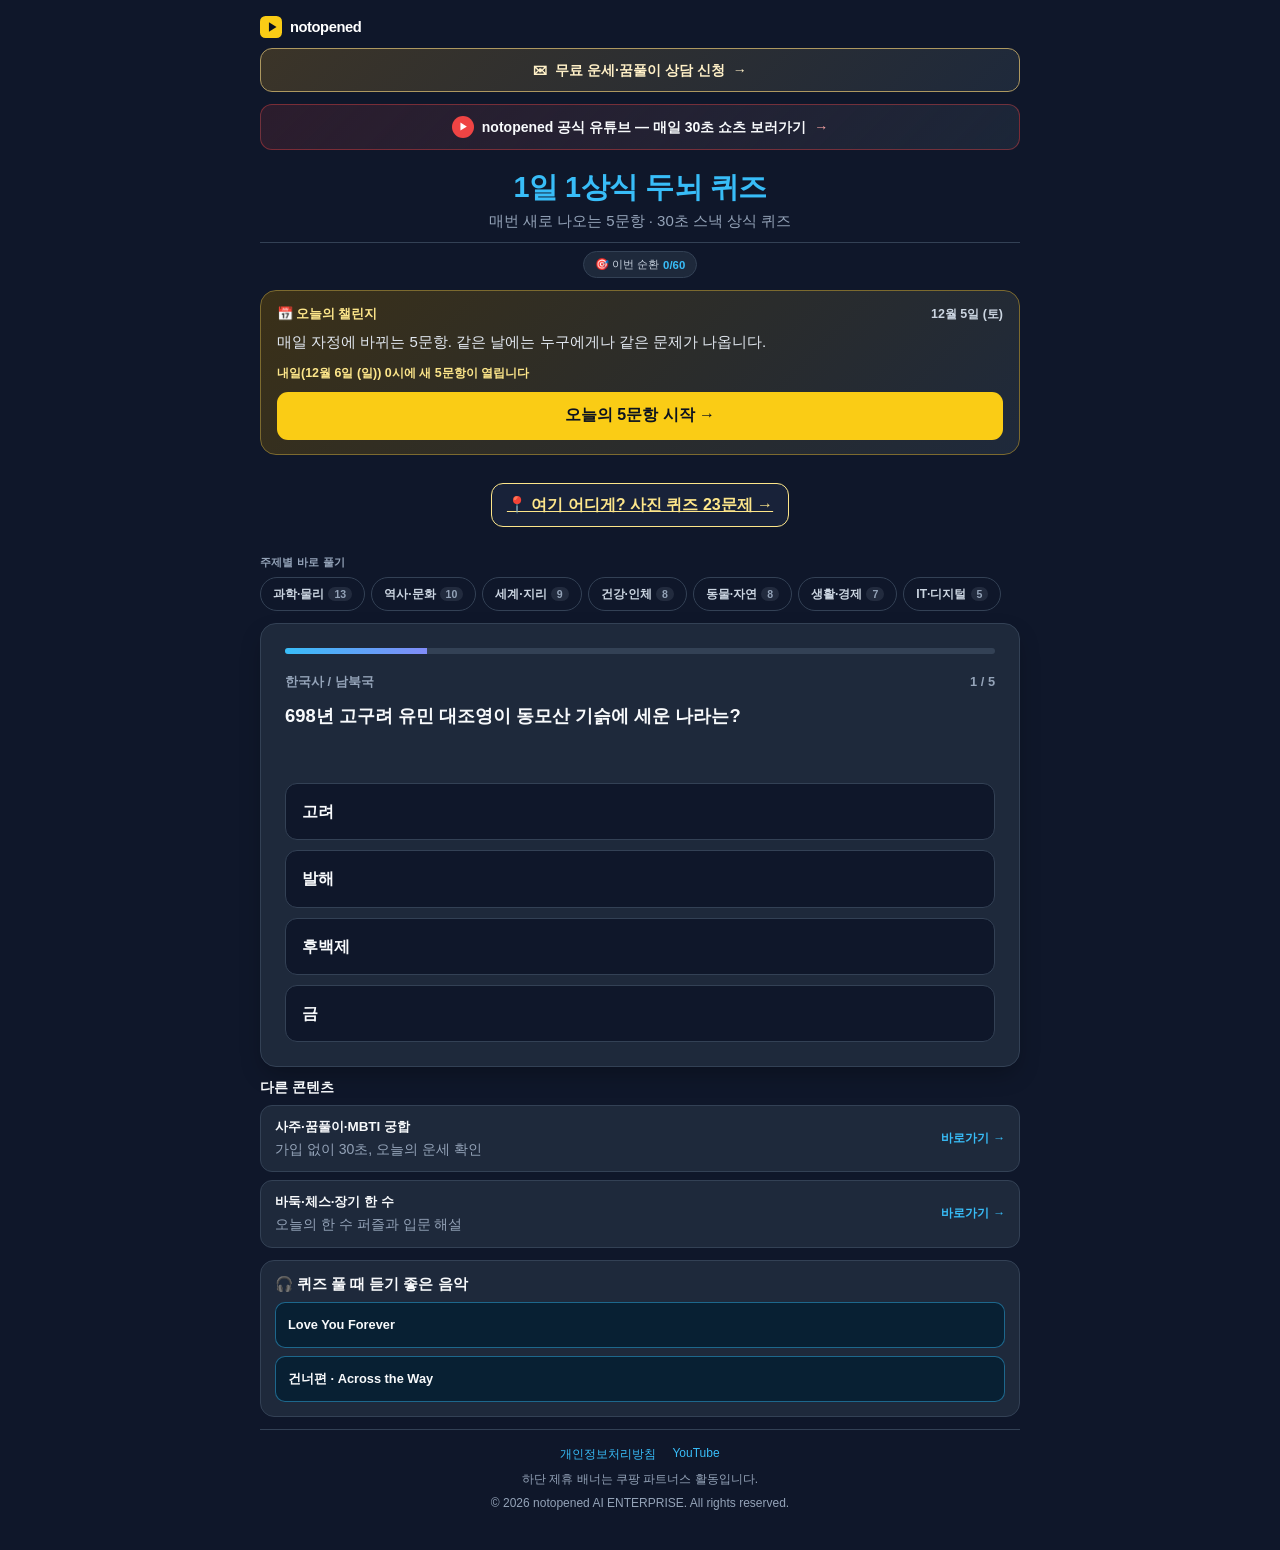
<file: index.html>
<!DOCTYPE html>
<html lang="ko">
<head>
  <meta charset="UTF-8">
  <meta name="google-site-verification" content="rfNAzH-8GWrvCKUE36EPhCVQZEv9g8NoEzKDVt_xvDE" />
  <meta name="viewport" content="width=device-width, initial-scale=1.0, maximum-scale=5.0, user-scalable=yes">
  <meta name="description" content="notopened 1일 1상식 두뇌 퀴즈 — 설치·가입 없이 30초, 매번 새로 나오는 5문항 상식 퀴즈. 과학·역사·세계·건강·자연·생활·IT까지 60문항을 연속 도전 기록과 주제별 바로 풀기로 즐길 수 있습니다.">
  <meta name="keywords" content="상식퀴즈, 1일 1상식, 30초 두뇌퀴즈, 스낵퀴즈, notopened">
  <meta name="theme-color" content="#0f172a">

  <!-- Open Graph / Facebook -->
  <meta property="og:type" content="website">
  <meta property="og:title" content="notopened 1일 1상식 두뇌 퀴즈">
  <meta property="og:description" content="30초면 끝나는 5문항 상식 퀴즈! 내 상식 지수와 두뇌 등급을 확인해보세요.">
  <meta property="og:site_name" content="notopened">
  <meta property="og:url" content="https://notopened.com/quiz/">
  <meta property="og:locale" content="ko_KR">
  <meta property="og:image" content="https://notopened.com/quiz/assets/og-image.png">
  <meta property="og:image:type" content="image/png">
  <meta property="og:image:width" content="1200">
  <meta property="og:image:height" content="630">
  <meta property="og:image:alt" content="notopened 1일 1상식 두뇌 퀴즈. 설치 없이 푸는 5문항 상식 퀴즈">

  <!-- Twitter Card -->
  <meta name="twitter:card" content="summary_large_image">
  <meta name="twitter:title" content="notopened 1일 1상식 두뇌 퀴즈">
  <meta name="twitter:description" content="과학, 역사, 지리 등 일상 속 흥미진진한 상식 5문항 퀴즈">
  <meta name="twitter:image" content="https://notopened.com/quiz/assets/og-image.png">
  <meta name="twitter:image:alt" content="notopened 1일 1상식 두뇌 퀴즈. 설치 없이 푸는 5문항 상식 퀴즈">

  <title>notopened 1일 1상식 두뇌 퀴즈</title>
  <link rel="icon" href="data:image/svg+xml,<svg xmlns=%27http://www.w3.org/2000/svg%27 viewBox=%270 0 100 100%27><text y=%27.9em%27 font-size=%2790%27>🧠</text></svg>">
  <link rel="canonical" href="https://notopened.com/quiz/">
  <link rel="stylesheet" href="./assets/css/style.css">

  <!-- Schema.org Structured Data (Quiz/Educational Rich Snippets) -->
  <script type="application/ld+json">
  {
    "@context": "https://schema.org",
    "@graph": [
      {
        "@type": "WebApplication",
        "name": "notopened 1일 1상식 두뇌 퀴즈",
        "url": "https://notopened.com/quiz/",
        "description": "설치·가입 없이 푸는 5문항 상식 퀴즈. 과학·역사·세계·건강·자연·생활·IT 60문항과 연속 도전 기록, 주제별 바로 풀기를 지원합니다.",
        "inLanguage": "ko",
        "applicationCategory": "EducationalApplication",
        "operatingSystem": "Web",
        "isAccessibleForFree": true,
        "image": "https://notopened.com/quiz/assets/og-image.png",
        "offers": {
          "@type": "Offer",
          "price": "0",
          "priceCurrency": "KRW"
        },
        "publisher": {
          "@type": "Organization",
          "name": "notopened",
          "sameAs": "https://www.youtube.com/@notopened"
        }
      },
      {
        "@type": "Quiz",
        "name": "notopened 1일 1상식 두뇌 퀴즈",
        "url": "https://notopened.com/quiz/",
        "image": "https://notopened.com/quiz/assets/og-image.png",
        "description": "과학, 역사, 지리 등 일상 속 흥미진진한 상식 5문항 퀴즈",
        "inLanguage": "ko",
        "educationalLevel": "Beginner",
        "about": {
          "@type": "Thing",
          "name": "일반 상식"
        },
        "hasPart": [
      {
        "@type": "Question",
        "name": "비행기 창문 작은 구멍의 역할",
        "text": "비행기 객실 창문 아래쪽의 아주 작은 구멍은, 창문이 깨지면 비행기가 바로 추락하지 않도록 막으려고 뚫어 둔 것이다?",
        "suggestedAnswer": [
          { "@type": "Answer", "text": "O (그렇다)", "position": 0 },
          { "@type": "Answer", "text": "X (아니다)", "position": 1 }
        ],
        "acceptedAnswer": { "@type": "Answer", "text": "X (아니다)", "position": 1 }
      },
      {
        "@type": "Question",
        "name": "얼음과 물의 밀도 및 질량 비교",
        "text": "동일한 부피(1L)를 기준으로 비교했을 때, 얼음과 물 중 질량이 더 무거운 것은 무엇일까요?",
        "suggestedAnswer": [
          { "@type": "Answer", "text": "얼음", "position": 0 },
          { "@type": "Answer", "text": "물", "position": 1 },
          { "@type": "Answer", "text": "둘 다 똑같다", "position": 2 },
          { "@type": "Answer", "text": "온도에 따라 항상 바뀐다", "position": 3 }
        ],
        "acceptedAnswer": { "@type": "Answer", "text": "물", "position": 1 }
      },
      {
        "@type": "Question",
        "name": "조선왕조실록 사관의 사초 국왕 열람 불가 원칙",
        "text": "조선시대 왕들의 일거수일투족을 기록했던 사관들의 사초(史草)는 국왕이라도 절대 열람할 수 없었다?",
        "suggestedAnswer": [
          { "@type": "Answer", "text": "O (국왕도 볼 수 없었다)", "position": 0 },
          { "@type": "Answer", "text": "X (국왕은 언제든 열람 가능했다)", "position": 1 }
        ],
        "acceptedAnswer": { "@type": "Answer", "text": "O (국왕도 볼 수 없었다)", "position": 0 }
      },
      {
        "@type": "Question",
        "name": "모스 굳기계 표준 광물 경도 10",
        "text": "천연 물질 중 모스 굳기계(경도)에서 가장 단단한 표준 10에 해당하는 광물은 무엇일까요?",
        "suggestedAnswer": [
          { "@type": "Answer", "text": "석영(쿼츠)", "position": 0 },
          { "@type": "Answer", "text": "강옥(루비/사파이어)", "position": 1 },
          { "@type": "Answer", "text": "금강석(다이아몬드)", "position": 2 },
          { "@type": "Answer", "text": "황옥(토파즈)", "position": 3 }
        ],
        "acceptedAnswer": { "@type": "Answer", "text": "금강석(다이아몬드)", "position": 2 }
      },
      {
        "@type": "Question",
        "name": "지구상 최대 면적 사막",
        "text": "지구상에서 '가장 넓은 면적'을 차지하는 사막은 어디일까요?",
        "suggestedAnswer": [
          { "@type": "Answer", "text": "사하라 사막", "position": 0 },
          { "@type": "Answer", "text": "남극 사막", "position": 1 },
          { "@type": "Answer", "text": "아라비아 사막", "position": 2 },
          { "@type": "Answer", "text": "고비 사막", "position": 3 }
        ],
        "acceptedAnswer": { "@type": "Answer", "text": "남극 사막", "position": 1 }
      }
        ]
      }
    ]
  }
  </script>
<style id="notopened-responsive-ui">/* Enlarge the play area but keep answer order and touch targets. */
.container{max-width:760px;gap:12px}
.container>.yt-banner{font-size:.875rem;line-height:1.35}
.container>header{padding:8px 0 10px}
.container>header h1{font-size:clamp(1.35rem,3.25vw,1.8rem)!important;line-height:1.24}
.container>header p,.daily-desc{font-size:.9375rem;line-height:1.5}
.daily-start,.option-btn{min-height:48px;font-size:1rem;line-height:1.45}
.question-text{line-height:1.4}
.more-card p,.web-card-body p{font-size:.875rem;line-height:1.45}
@media(max-width:440px){body{padding-inline:12px}.container{gap:10px}}
</style>
</head>
<body>

  <main class="container">
    <a class="brand" href="https://notopened.com/" aria-label="노트오픈드 홈으로">
      <svg class="brand-logo" viewBox="0 0 32 32" aria-hidden="true" focusable="false">
        <rect width="32" height="32" rx="8" fill="#facc15"/>
        <polygon points="13,9 13,23 24,16" fill="#0b1220"/>
      </svg>
      <span class="brand-name">notopened</span>
    </a>
    <!-- 상단: 무료운세 상담, 유튜브 쇼츠 -->
    <a id="top-fortune-consult" class="yt-banner" href="/fortune/consult/" style="border-color:#ad9860;background:linear-gradient(135deg,#3b3428,#1e293b);color:#fff0c7;min-height:44px"><span aria-hidden="true">✉</span><span>무료 운세·꿈풀이 상담 신청</span><span aria-hidden="true">→</span></a>
    <a class="yt-banner" href="https://www.youtube.com/@notopened" target="_blank" rel="noopener noreferrer" aria-label="notopened 공식 유튜브 채널 (새 탭)"><span class="yt-play" aria-hidden="true">▶</span><span>notopened 공식 유튜브 — 매일 30초 쇼츠 보러가기</span><span class="yt-arrow" aria-hidden="true">→</span></a>

    <header role="banner">
      <h1>1일 1상식 두뇌 퀴즈</h1>
      <p>매번 새로 나오는 5문항 · 30초 스낵 상식 퀴즈</p>
    </header>

    <!-- 재방문 기록 요약: 연속 도전 일수 · 누적 풀이 · 최고 점수 · 순환 진행 -->
    <div class="stats-bar" id="statsBar" hidden aria-label="나의 도전 기록"></div>

    <!-- 오늘의 5문항 챌린지 (KST 날짜 시드로 매일 고정 출제) -->
    <section class="daily-card" id="dailyCard" aria-label="오늘의 5문항 챌린지">
      <div class="daily-card-head">
        <span class="daily-badge">📅 오늘의 챌린지</span>
        <span class="daily-date" id="dailyDate"></span>
      </div>
      <p class="daily-desc" id="dailyDesc">매일 자정에 바뀌는 5문항. 같은 날에는 누구에게나 같은 문제가 나옵니다.</p>
      <p class="daily-streak" id="dailyStreak" hidden></p>
      <a class="daily-start" id="dailyStart" href="?daily=1">오늘의 5문항 시작 →</a>
    </section>

    <!-- 주제별 딥링크(?cat=...) 바로가기 -->
    <p style="margin:0 0 1rem;text-align:center"><a href="./places/" style="display:inline-block;padding:.65rem .9rem;border:1px solid #fde68a;border-radius:12px;color:#fde68a;background:#182239;font-weight:750">📍 여기 어디게? 사진 퀴즈 23문제 →</a></p>
    <nav class="cat-nav" aria-label="주제별로 풀기">
      <span class="cat-nav-label">주제별 바로 풀기</span>
      <div class="cat-chips" id="catChips"></div>
    </nav>

    <div class="filter-notice" id="filterNotice" hidden></div>

    <!-- Quiz Interactive Card -->
    <section class="card" id="quizCard" aria-live="polite">
      <div class="progress-bar" id="progressBar" role="progressbar" aria-label="퀴즈 진행률" aria-valuemin="0" aria-valuemax="100" aria-valuenow="20">
        <div class="progress-fill" id="progressFill"></div>
      </div>

      <div class="question-meta">
        <span id="categoryText">카테고리 로딩 중...</span>
        <span id="counterText">1 / 5</span>
      </div>

      <h2 class="question-text" id="questionText">
        질문 로딩 중...
      </h2>

      <div class="options-grid" id="optionsGrid" role="group" aria-label="선택지 목록">
        <!-- Option buttons dynamically generated by app.js -->
      </div>

      <div class="explanation-box" id="explanationBox" role="region" aria-label="정답 해설">
        <strong id="expResult"></strong>: <span id="expText"></span>
      </div>

      <button class="next-btn" id="nextBtn" type="button">다음 문제로</button>
    </section>

    <!-- Result Screen Card -->
    <section class="card result-screen" id="resultCard" aria-live="polite">
      <div class="score-circle">
        <div class="score-num" id="finalScore">0</div>
        <div class="score-total" id="scoreTotal">점</div>
      </div>

      <h2 class="rank-title" id="rankTitle">두뇌 등급 산출 중</h2>
      <p class="rank-desc" id="rankDesc">퀴즈 풀이 결과 분석 완료</p>

      <div class="completion-banner" id="completionBanner" hidden></div>

      <div class="daily-result" id="dailyResult" hidden></div>

      <div class="result-stats" id="resultStats" aria-label="누적 도전 기록"></div>

      <!-- 오답 노트: 이번 세트에서 틀린 문항 해설 + 약점 주제 재도전 -->
      <div class="wrong-notes" id="wrongNotes" hidden></div>

      <div class="share-row">
        <button class="share-btn share-btn-main" id="shareBtn" type="button">📋 결과 복사 / 공유하기</button>
        <button class="share-btn share-btn-link" id="shareLinkBtn" type="button">링크 공유</button>
      </div>
      <button class="share-btn" id="saveResultBtn" type="button">결과 이미지 저장</button>
      <button class="next-btn" id="nextSetBtn" style="display:block; margin-top:8px;" type="button">⚡ 다음 미풀이 5문항 도전</button>
      <a class="next-btn daily-free-link" id="dailyFreeLink" style="display:none; margin-top:8px; text-align:center; text-decoration:none;" href="./">🎲 자유 모드로 다른 5문항 더 풀기</a>
      <button class="next-btn btn-secondary" id="restartBtn" style="display:block; margin-top:8px;" type="button">🔄 이번 세트 다시 도전하기</button>

      <!-- Cross Promotion Section -->
      <nav class="cross-promo" aria-label="notopened의 다른 콘텐츠">
        <h3>notopened의 다른 콘텐츠</h3>

        <a class="web-card" href="https://notopened.com/go-chess/" rel="noopener noreferrer">
          <div class="web-card-body">
            <h4>바둑·체스·장기 한 수</h4>
            <p>설치 없이 푸는 1수 사활·체크메이트 퍼즐</p>
          </div>
          <span class="web-card-go">바로가기 →</span>
        </a>

        <a class="web-card" href="https://notopened.com/fortune/" rel="noopener noreferrer">
          <div class="web-card-body">
            <h4>사주·꿈풀이·MBTI 궁합</h4>
            <p>가입 없이 보는 오늘의 운세와 궁합</p>
          </div>
          <span class="web-card-go">바로가기 →</span>
        </a>
      </nav>
    </section>

    <!-- 쿠팡 파트너스 다이나믹 배너 (not-opened.github.io/quiz 등록분) -->
    <section class="affiliate-section" id="affiliateSection" aria-label="쿠팡 파트너스 추천 상품" hidden>
      <div class="coupang-wrap" id="coupangWrap">
        <div class="coupang-slot" id="coupangSlot"></div>
      </div>
      <p class="affiliate-note">이 포스팅은 쿠팡 파트너스 활동의 일환으로, 이에 따른 일정액의 수수료를 제공받습니다.</p>
    </section>

    <nav class="more-content" aria-label="다른 콘텐츠">
      <h3>다른 콘텐츠</h3>
      <a class="more-card" href="https://notopened.com/fortune/" rel="noopener noreferrer">
        <span class="more-card-body">
          <h4>사주·꿈풀이·MBTI 궁합</h4>
          <p>가입 없이 30초, 오늘의 운세 확인</p>
        </span>
        <span class="more-go">바로가기 →</span>
      </a>
      <a class="more-card" href="https://notopened.com/go-chess/" rel="noopener noreferrer">
        <span class="more-card-body">
          <h4>바둑·체스·장기 한 수</h4>
          <p>오늘의 한 수 퍼즐과 입문 해설</p>
        </span>
        <span class="more-go">바로가기 →</span>
      </a>
    </nav>

    <section class="music-card" aria-label="퀴즈 풀 때 듣기 좋은 음악">
      <h2>🎧 퀴즈 풀 때 듣기 좋은 음악</h2>
      <a class="music-link" href="https://www.youtube.com/@loveyouforever_diary" target="_blank" rel="noopener noreferrer">Love You Forever</a>
      <a class="music-link" href="https://www.youtube.com/@across_the_way" target="_blank" rel="noopener noreferrer">건너편 · Across the Way</a>
    </section>

    <footer class="portal-footer">
      <div class="footer-links">
        <a href="./privacy.html" class="footer-link">개인정보처리방침</a>
        <a href="https://www.youtube.com/@notopened" class="footer-link" target="_blank" rel="noopener noreferrer">YouTube</a>
      </div>
      <p>하단 제휴 배너는 쿠팡 파트너스 활동입니다.</p>
      <p>&copy; 2026 notopened AI ENTERPRISE. All rights reserved.</p>
    </footer>
  </main>

  <div class="toast" id="toast" role="alert" aria-live="assertive">결과가 클립보드에 복사되었습니다!</div>

  <script type="module" src="./src/app.js"></script>

  <!-- 쿠팡 파트너스 다이나믹 배너: 680px 위젯을 화면 폭에 맞춰 축소 (가로 오버플로 0) -->
  <script>
  (function () {
    function fitCoupangBanner() {
      var section = document.getElementById('affiliateSection');
      var wrap = document.getElementById('coupangWrap');
      var slot = document.getElementById('coupangSlot');
      if (!section || !wrap || !slot) return;
      var frame = slot.querySelector('iframe');
      if (!frame) return;
      var w = Number(frame.getAttribute('width')) || Number(frame.width) || 680;
      var h = Number(frame.getAttribute('height')) || Number(frame.height) || 140;
      if (!w || !h) return;
      section.hidden = false;
      var scale = Math.min(1, wrap.clientWidth / w);
      slot.style.width = w + 'px';
      slot.style.height = h + 'px';
      slot.style.transform = 'scale(' + scale + ')';
      wrap.style.height = Math.round(h * scale) + 'px';
    }
    window.fitCoupangBanner = fitCoupangBanner;
    window.addEventListener('resize', fitCoupangBanner);
    window.addEventListener('load', fitCoupangBanner);
    [400, 1200, 2600, 4200, 8000].forEach(function (t) { window.setTimeout(fitCoupangBanner, t); });
  })();
  </script>
  <script src="https://ads-partners.coupang.com/g.js"></script>
  <script>
  (function () {
    if (!window.PartnersCoupang || typeof window.PartnersCoupang.G !== 'function') return;
    try {
      new PartnersCoupang.G({"id":1059927,"template":"carousel","trackingCode":"AF2725831","width":"680","height":"140","tsource":"","container":"#coupangSlot","onLoaded":function(hasAd){
        if (hasAd && typeof window.fitCoupangBanner === 'function') window.fitCoupangBanner();
      }});
    } catch (e) { /* 배너를 그리지 못하면 영역도 숨김 유지 */ }
  })();
  </script>
</body>
</html>
</file>
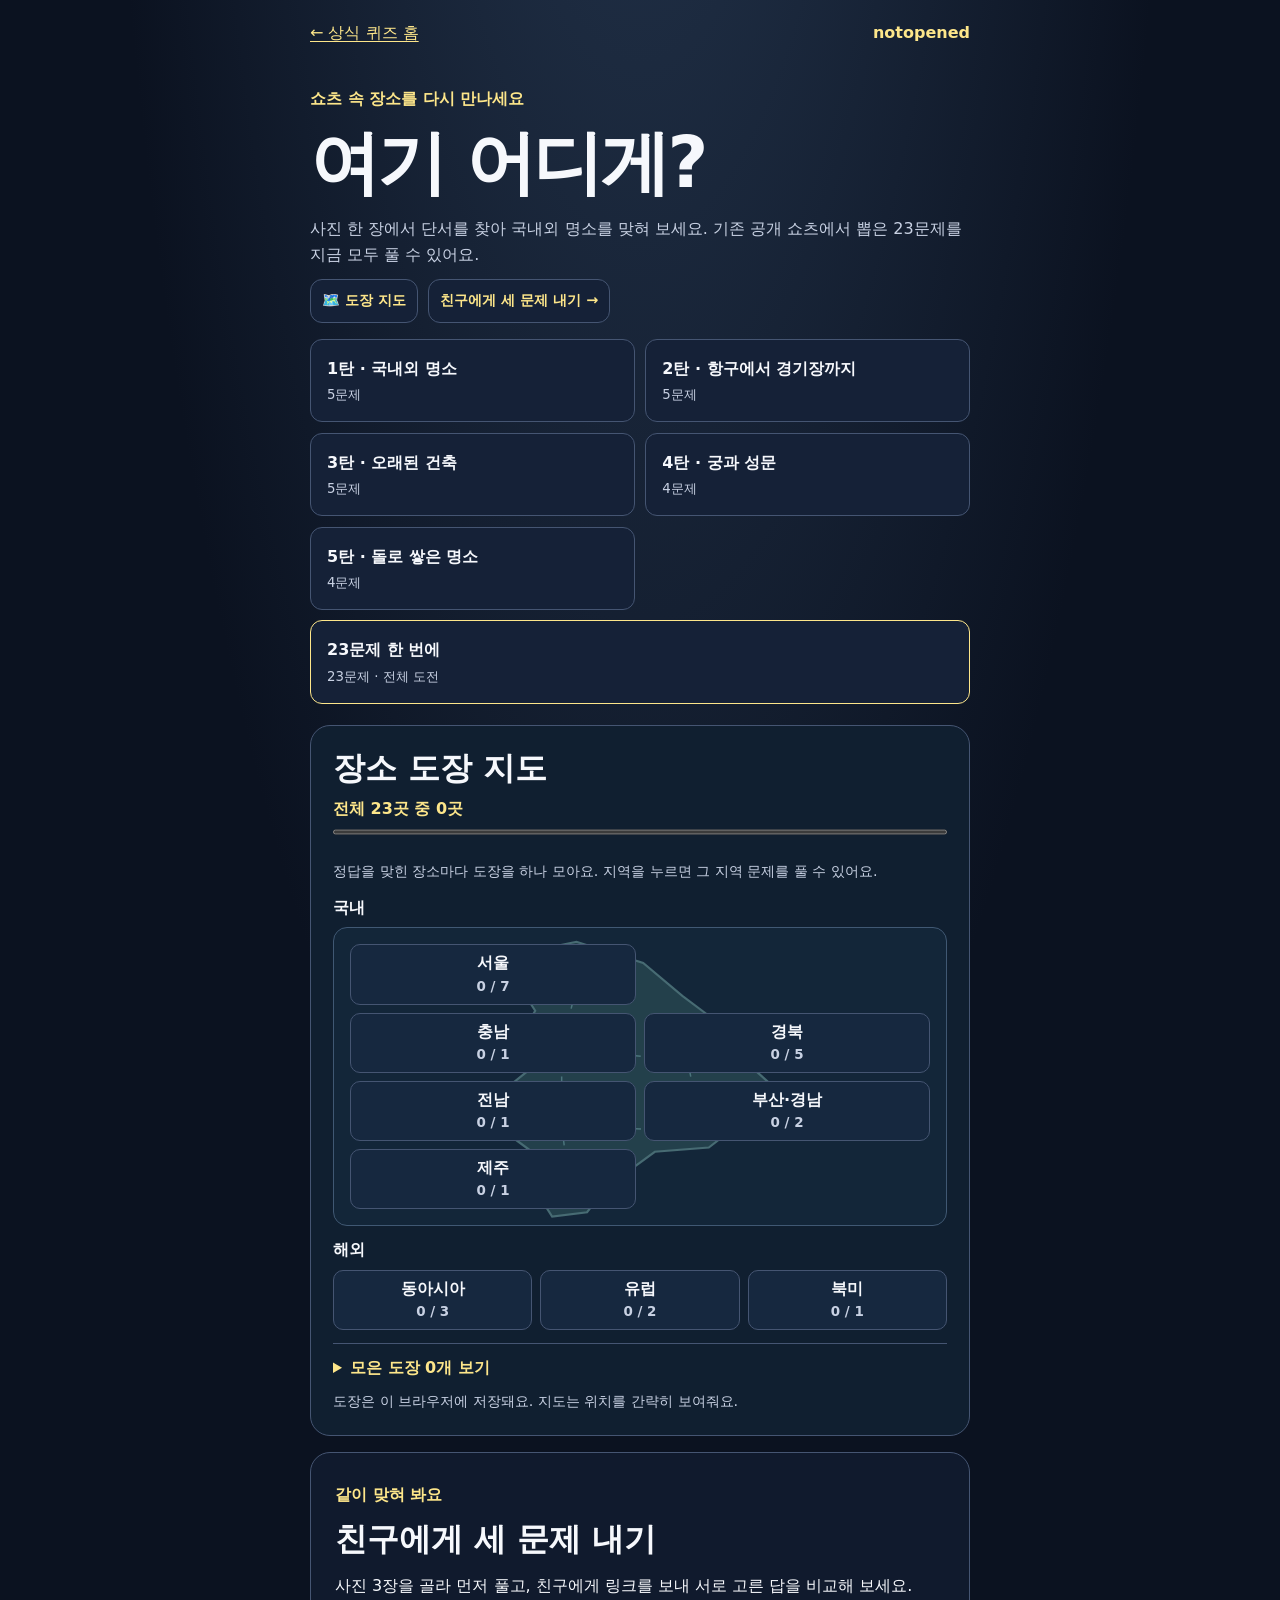
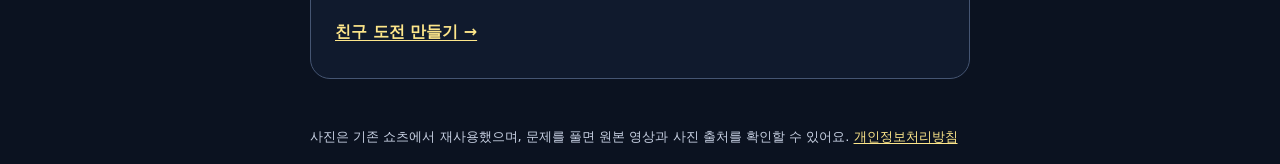
<file: places/index.html>
<!doctype html><html lang="ko"><head><meta charset="utf-8"><meta name="viewport" content="width=device-width,initial-scale=1"><meta name="description" content="notopened 공개 쇼츠 속 장소 23곳. 사진의 단서만 보고 국내외 명소를 맞혀 보세요."><link rel="canonical" href="https://notopened.com/quiz/places/"><meta property="og:title" content="여기 어디게? | notopened"><meta property="og:description" content="기존 쇼츠에 나온 장소 23곳, 사진 한 장으로 도전!"><meta property="og:url" content="https://notopened.com/quiz/places/"><title>여기 어디게? 사진 퀴즈 23문제 | notopened</title><link rel="stylesheet" href="./places.css?v=5"><link rel="stylesheet" href="./places-stamps.css?v=1"><script src="./items.js?v=1" defer></script><script src="./stamp-record.js?v=1" defer></script><script src="./places.js?v=5" defer></script><script src="./places-stamps.js?v=1" defer></script></head>
<body><header><a href="/quiz/">← 상식 퀴즈 홈</a><span>notopened</span></header>
<main><section id="choose"><p class="eyebrow">쇼츠 속 장소를 다시 만나세요</p><h1>여기 어디게?</h1><p class="lede">사진 한 장에서 단서를 찾아 국내외 명소를 맞혀 보세요. 기존 공개 쇼츠에서 뽑은 23문제를 지금 모두 풀 수 있어요.</p>
<nav class="place-quick-links" aria-label="장소 퀴즈 더 즐기기"><a href="#place-stamp-map">🗺️ 도장 지도</a><a href="./friend/">친구에게 세 문제 내기 →</a></nav>
<section id="resume-card" aria-labelledby="resume-label" hidden>
<h2 id="resume-label">풀던 퀴즈가 있어요</h2><p id="resume-info"></p>
<div class="row"><button type="button" id="resume">이어 풀기</button><button type="button" id="restart">이 묶음 처음부터</button></div>
</section>
<div class="decks" aria-label="퀴즈 고르기"><button type="button" data-key="first"><strong>1탄 · 국내외 명소</strong><small>5문제</small></button><button type="button" data-key="second"><strong>2탄 · 항구에서 경기장까지</strong><small>5문제</small></button><button type="button" data-key="third"><strong>3탄 · 오래된 건축</strong><small>5문제</small></button><button type="button" data-key="fourth"><strong>4탄 · 궁과 성문</strong><small>4문제</small></button><button type="button" data-key="fifth"><strong>5탄 · 돌로 쌓은 명소</strong><small>4문제</small></button><button type="button" data-key="all"><strong>23문제 한 번에</strong><small>23문제 · 전체 도전</small></button></div><section class="panel place-friend-cta" aria-labelledby="place-friend-title">
<p class="eyebrow">같이 맞혀 봐요</p><h2 id="place-friend-title">친구에게 세 문제 내기</h2>
<p>사진 3장을 골라 먼저 풀고, 친구에게 링크를 보내 서로 고른 답을 비교해 보세요.</p><a href="./friend/">친구 도전 만들기 →</a>
</section><noscript>퀴즈를 풀려면 브라우저에서 자바스크립트를 켜 주세요.</noscript></section>
<section id="game" class="panel" hidden aria-label="장소 맞히기"><div class="meta"><span id="set-name"></span><span id="count"></span></div><progress id="progress" aria-label="퀴즈 진행"></progress><h2 id="prompt" tabindex="-1"></h2>
<figure><img id="photo" alt=""><figcaption>원본 쇼츠의 정답 공개 전 장면을 잘라 사용했어요.</figcaption></figure><div id="choices" class="answers" aria-label="정답 보기"></div>
<div id="feedback" hidden><p id="verdict" role="status"></p><p id="clue"></p><div class="challenge-share"><button type="button" id="share-question">친구에게 이 문제 보내기</button><p id="question-shared" role="status"></p><input class="challenge-url" id="question-share-url" aria-label="이 문제 도전 링크" readonly hidden></div><p id="credit" class="credit"></p><div class="row"><a id="short" target="_blank" rel="noopener noreferrer">원본 쇼츠 보기 ↗</a>
<section id="visit-note" aria-labelledby="visit-label" hidden>
<h3 id="visit-label">방문 팁</h3><p id="visit-tip"></p><a id="visit-source" target="_blank" rel="noopener noreferrer"></a>
<p class="visit-prompt"><strong id="visit-prompt"></strong><br>가본 분은 위 원본 쇼츠 댓글에 한 줄 남겨 주세요.</p>
</section><button type="button" id="next">다음 문제</button></div></div>
<button type="button" id="back" class="quiet">다른 묶음 고르기</button></section>
<section id="result" class="panel" hidden><p class="eyebrow" id="result-name"></p><h2 id="score" tabindex="-1"></h2><p>친구도 같은 사진을 보고 맞힐 수 있을까요?</p><div class="row"><button type="button" id="again">다시 풀기</button><button type="button" id="more">다른 묶음 고르기</button><button type="button" id="share-result-question" class="challenge-button">친구에게 마지막 문제 보내기</button><button type="button" id="share">묶음 전체 공유</button></div><p id="shared" role="status"></p><input class="challenge-url" id="share-url" aria-label="도전 링크" readonly hidden></section></main>
<footer>사진은 기존 쇼츠에서 재사용했으며, 문제를 풀면 원본 영상과 사진 출처를 확인할 수 있어요. <a href="/quiz/privacy.html">개인정보처리방침</a></footer></body></html>
</file>
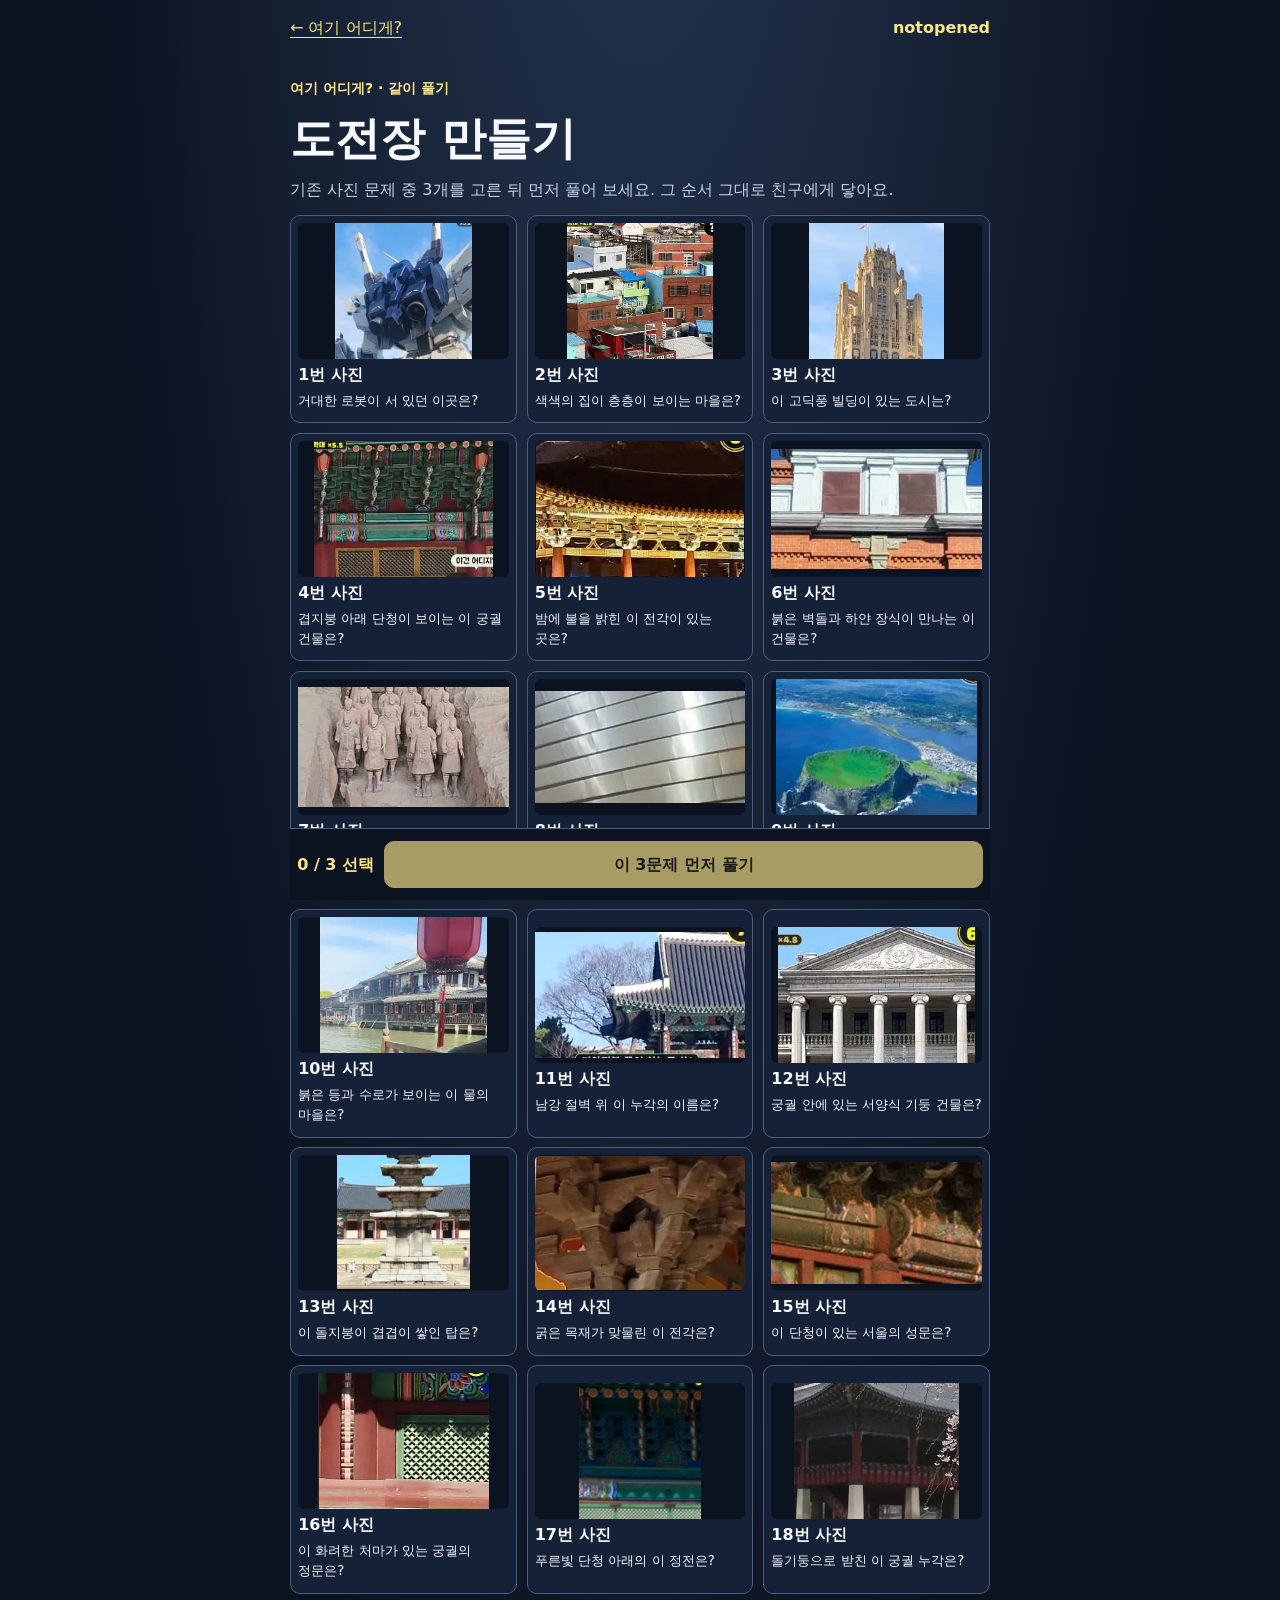
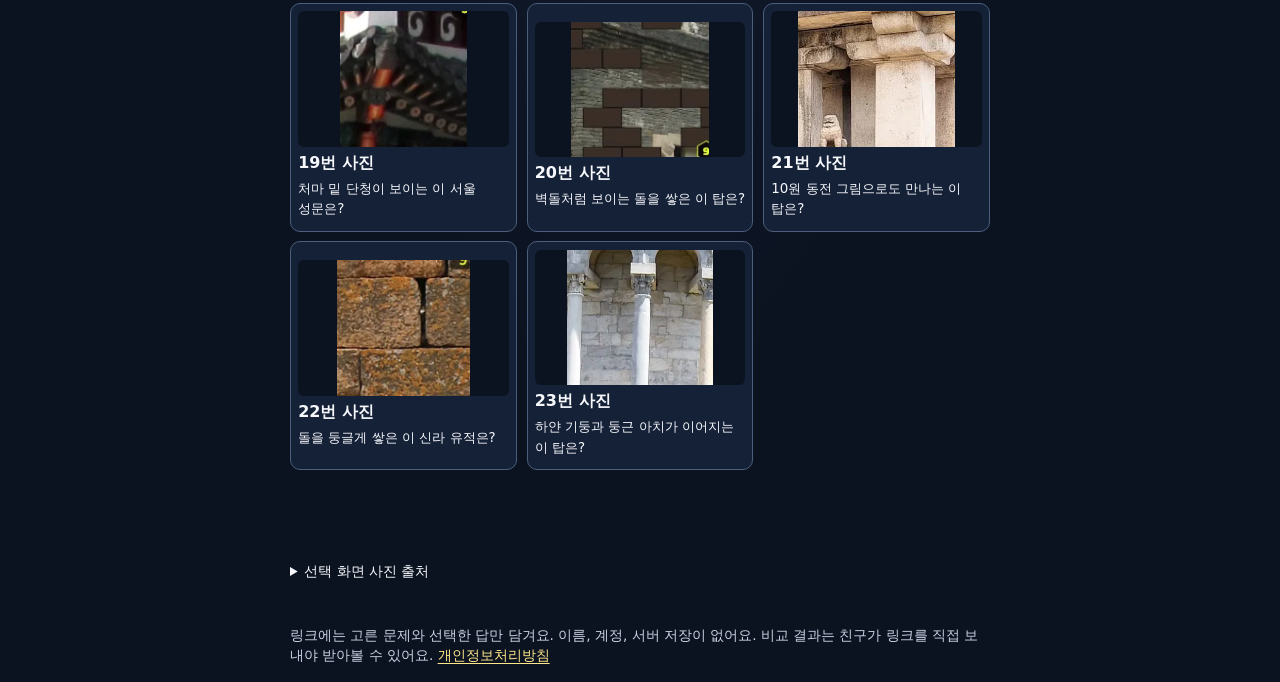
<file: places/friend/index.html>
<!doctype html>
<html lang="ko">
<head>
<meta charset="utf-8"><meta name="viewport" content="width=device-width,initial-scale=1">
<title>친구에게 3문제 내기 | 여기 어디게? · notopened</title>
<meta name="description" content="여기 어디게? 사진 퀴즈에서 3문제를 골라 친구에게 도전장을 보내세요. 같은 세 문제를 푼 뒤 두 사람의 답을 나란히 비교할 수 있어요.">
<link rel="canonical" href="https://notopened.com/quiz/places/friend/">
<meta property="og:title" content="여기 어디게? · 친구의 3문제 도전장">
<meta property="og:description" content="같은 사진 3장을 보고, 누구의 답이 맞았는지 비교해 보세요.">
<meta property="og:url" content="https://notopened.com/quiz/places/friend/">
<link rel="stylesheet" href="friend.css">
<script defer src="../items.js"></script><script defer src="../stamp-record.js"></script><script defer src="friend.js"></script>
</head>
<body>
<header><a href="../">← 여기 어디게?</a><span class="brand">notopened</span></header>
<main>
<section id="review" hidden>
<p class="eyebrow">여기 어디게? · 같이 풀기</p>
<h1 id="page-title">도전장 만들기</h1>
<p class="muted">기존 사진 문제 중 3개를 고른 뒤 먼저 풀어 보세요. 그 순서 그대로 친구에게 닿아요.</p>
<div id="picks"></div>
<div class="build-actions"><span id="picked" role="status" aria-live="polite">0 / 3 선택</span><button type="button" id="start" class="primary" disabled>이 3문제 먼저 풀기</button></div>
<details><summary>선택 화면 사진 출처</summary><ul id="builder-credits" class="credits"></ul></details>
</section>
<section id="invite" class="panel" hidden>
<p class="eyebrow">여기 어디게? · 같이 풀기</p><h1 id="invite-title" tabindex="-1">친구가 보낸 3문제 도전장</h1>
<p>친구가 풀었던 문제와 순서가 같아요. 세 문제를 다 풀면 서로의 답을 나란히 비교할 수 있어요.</p>
<button type="button" id="accept" class="primary">도전 시작</button>
</section>
<section id="play" class="panel" hidden>
<div class="meta"><span id="play-role"></span><span id="count"></span></div>
<progress id="progress" max="3" value="0" aria-label="퀴즈 진행"></progress>
<h1 id="prompt" class="question" tabindex="-1"></h1>
<figure><img id="photo" alt="정답을 가린 장소 사진"></figure>
<div id="choices" aria-label="정답 보기"></div>
<details><summary>이 사진 출처</summary><p id="play-credit" class="muted"></p></details>
<p class="muted">정답과 친구의 답은 3문제를 모두 푼 뒤에 나와요.</p>
<button type="button" id="next" class="primary" disabled>다음 문제</button>
</section>
<section id="result" class="panel" hidden>
<p id="result-kicker" class="eyebrow"></p>
<h1 id="result-title" tabindex="-1"></h1>
<p id="result-summary" class="summary"></p>
<ol id="compare"></ol>
<div id="sharing">
<h2 id="share-heading"></h2>
<p id="share-help" class="muted"></p>
<div class="share-actions"><button type="button" id="share" class="primary">공유하기</button><button type="button" id="copy">링크 복사</button></div>
<p id="share-status" class="muted" role="status"></p>
<label for="share-url">공유 링크</label><input id="share-url" readonly>
</div>
<a class="button secondary" href="./">새 도전장 만들기</a>
</section>
<section id="invalid" class="panel" hidden>
<h1 id="invalid-title" tabindex="-1">이 링크를 열 수 없어요</h1>
<p class="muted">링크가 잘렸거나 문제 구성이 바뀌었을 수 있어요. 친구에게 링크를 다시 받아 보세요.</p>
<a class="button primary" href="./">새 도전장 만들기</a>
</section>
<noscript><p>친구 도전장을 만들거나 풀려면 브라우저에서 자바스크립트를 켜 주세요.</p></noscript>
</main>
<footer>링크에는 고른 문제와 선택한 답만 담겨요. 이름, 계정, 서버 저장이 없어요. 비교 결과는 친구가 링크를 직접 보내야 받아볼 수 있어요. <a href="/quiz/privacy.html">개인정보처리방침</a></footer>
</body>
</html>
</file>
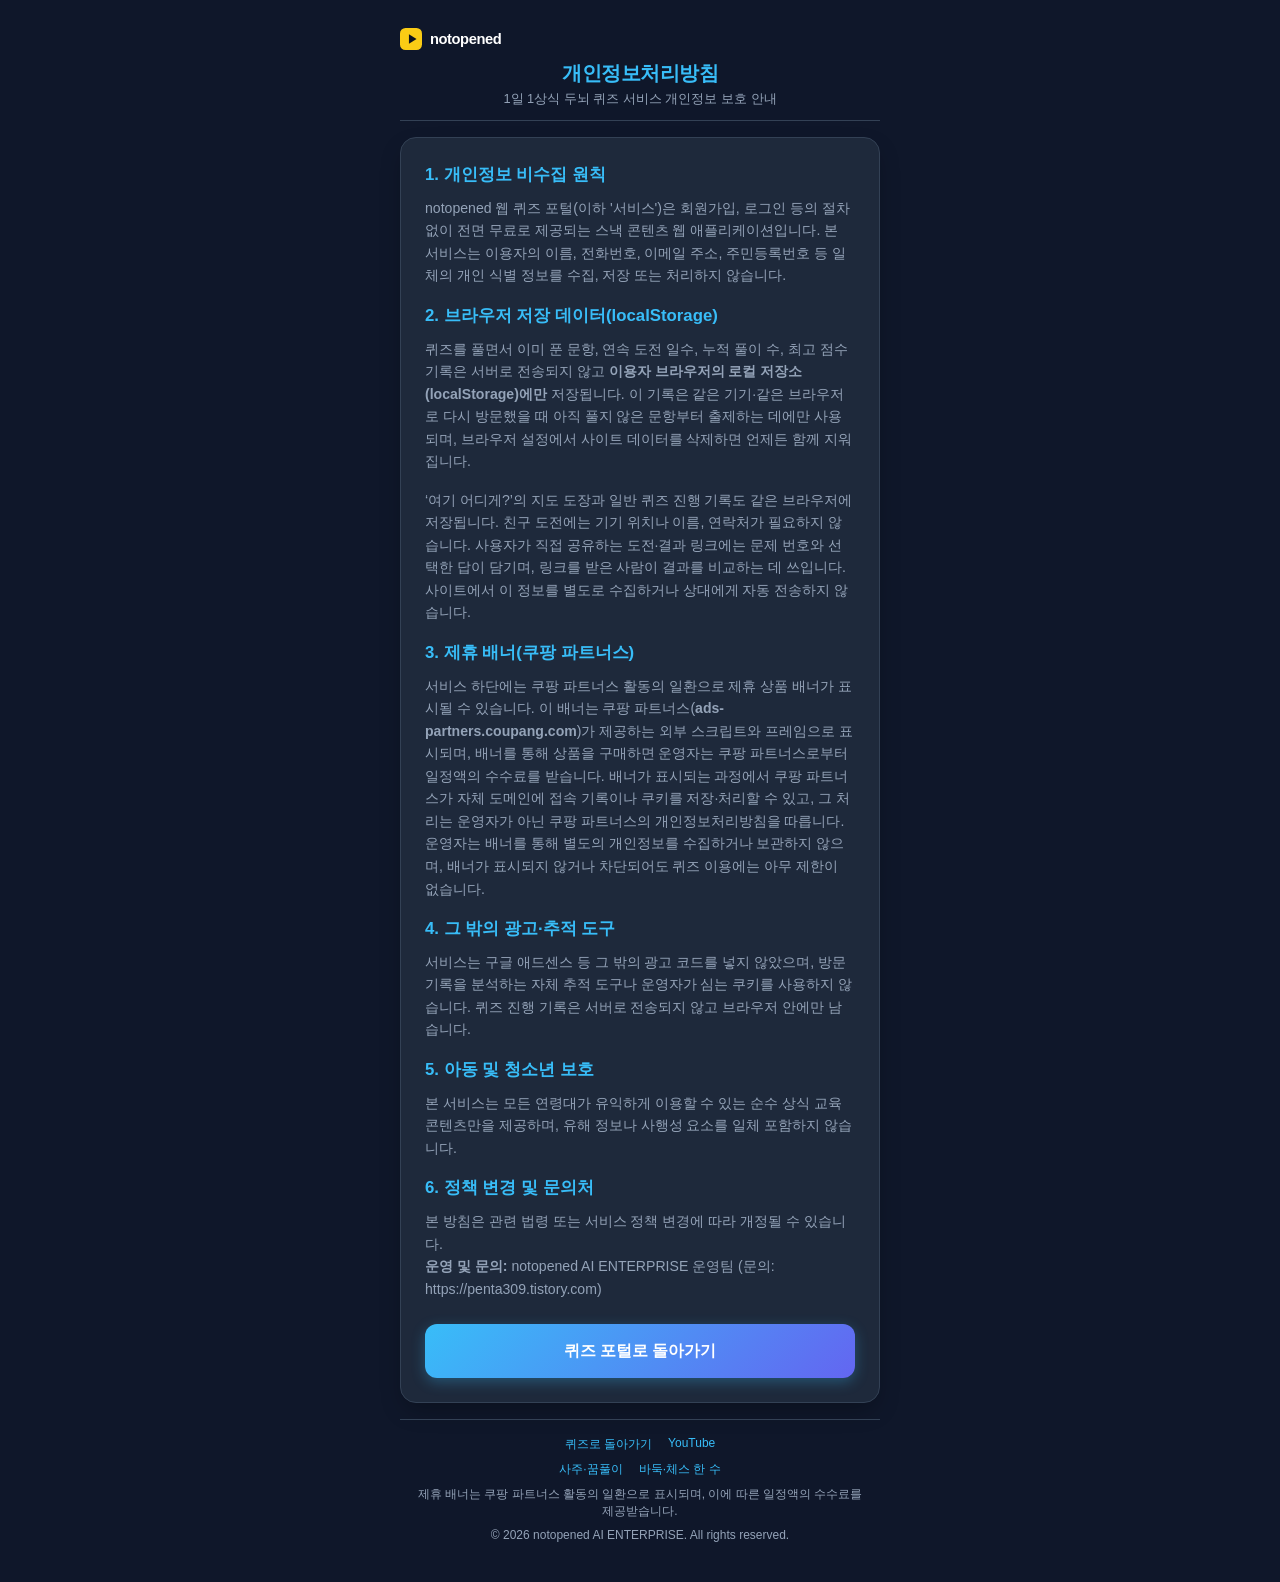
<file: privacy.html>
<!DOCTYPE html>
<html lang="ko">
<head>
  <meta charset="UTF-8">
  <meta name="viewport" content="width=device-width, initial-scale=1.0, maximum-scale=5.0, user-scalable=yes">
  <meta name="description" content="notopened 1일 1상식 두뇌 퀴즈의 개인정보처리방침. 개인정보를 수집하지 않으며, 퀴즈 기록은 브라우저에만 저장되고 하단 제휴 배너는 쿠팡 파트너스 활동입니다.">
  <title>개인정보처리방침 - notopened 1일 1상식 두뇌 퀴즈</title>
  <link rel="icon" href="data:image/svg+xml,<svg xmlns=%27http://www.w3.org/2000/svg%27 viewBox=%270 0 100 100%27><text y=%27.9em%27 font-size=%2790%27>🧠</text></svg>">
  <link rel="canonical" href="https://notopened.com/quiz/privacy.html">
  <link rel="stylesheet" href="./assets/css/style.css">
</head>
<body>
  <main class="container">
    <header role="banner">
      <a class="brand" href="https://notopened.com/" aria-label="노트오픈드 홈으로">
        <svg class="brand-logo" viewBox="0 0 32 32" aria-hidden="true" focusable="false">
          <rect width="32" height="32" rx="8" fill="#facc15"/>
          <polygon points="13,9 13,23 24,16" fill="#0b1220"/>
        </svg>
        <span class="brand-name">notopened</span>
      </a>
      <h1>개인정보처리방침</h1>
      <p>1일 1상식 두뇌 퀴즈 서비스 개인정보 보호 안내</p>
    </header>

    <section class="card" style="line-height: 1.6; font-size: 0.88rem; color: #e2e8f0;">
      <h2 style="font-size: 1.05rem; color: var(--accent); margin-bottom: 8px;">1. 개인정보 비수집 원칙</h2>
      <p style="margin-bottom: 16px; color: var(--text-muted);">
        notopened 웹 퀴즈 포털(이하 '서비스')은 회원가입, 로그인 등의 절차 없이 전면 무료로 제공되는 스낵 콘텐츠 웹 애플리케이션입니다. 본 서비스는 이용자의 이름, 전화번호, 이메일 주소, 주민등록번호 등 일체의 개인 식별 정보를 수집, 저장 또는 처리하지 않습니다.
      </p>

      <h2 style="font-size: 1.05rem; color: var(--accent); margin-bottom: 8px;">2. 브라우저 저장 데이터(localStorage)</h2>
      <p style="margin-bottom: 16px; color: var(--text-muted);">
        퀴즈를 풀면서 이미 푼 문항, 연속 도전 일수, 누적 풀이 수, 최고 점수 기록은 서버로 전송되지 않고 <strong>이용자 브라우저의 로컬 저장소(localStorage)에만</strong> 저장됩니다. 이 기록은 같은 기기·같은 브라우저로 다시 방문했을 때 아직 풀지 않은 문항부터 출제하는 데에만 사용되며, 브라우저 설정에서 사이트 데이터를 삭제하면 언제든 함께 지워집니다.
      </p>

      <p style="margin-bottom: 16px; color: var(--text-muted);">
        ‘여기 어디게?’의 지도 도장과 일반 퀴즈 진행 기록도 같은 브라우저에 저장됩니다. 친구 도전에는 기기 위치나 이름, 연락처가 필요하지 않습니다. 사용자가 직접 공유하는 도전·결과 링크에는 문제 번호와 선택한 답이 담기며, 링크를 받은 사람이 결과를 비교하는 데 쓰입니다. 사이트에서 이 정보를 별도로 수집하거나 상대에게 자동 전송하지 않습니다.
      </p>

      <h2 style="font-size: 1.05rem; color: var(--accent); margin-bottom: 8px;">3. 제휴 배너(쿠팡 파트너스)</h2>
      <p style="margin-bottom: 16px; color: var(--text-muted);">
        서비스 하단에는 쿠팡 파트너스 활동의 일환으로 제휴 상품 배너가 표시될 수 있습니다. 이 배너는 쿠팡 파트너스(<strong>ads-partners.coupang.com</strong>)가 제공하는 외부 스크립트와 프레임으로 표시되며, 배너를 통해 상품을 구매하면 운영자는 쿠팡 파트너스로부터 일정액의 수수료를 받습니다. 배너가 표시되는 과정에서 쿠팡 파트너스가 자체 도메인에 접속 기록이나 쿠키를 저장·처리할 수 있고, 그 처리는 운영자가 아닌 쿠팡 파트너스의 개인정보처리방침을 따릅니다. 운영자는 배너를 통해 별도의 개인정보를 수집하거나 보관하지 않으며, 배너가 표시되지 않거나 차단되어도 퀴즈 이용에는 아무 제한이 없습니다.
      </p>

      <h2 style="font-size: 1.05rem; color: var(--accent); margin-bottom: 8px;">4. 그 밖의 광고·추적 도구</h2>
      <p style="margin-bottom: 16px; color: var(--text-muted);">
        서비스는 구글 애드센스 등 그 밖의 광고 코드를 넣지 않았으며, 방문 기록을 분석하는 자체 추적 도구나 운영자가 심는 쿠키를 사용하지 않습니다. 퀴즈 진행 기록은 서버로 전송되지 않고 브라우저 안에만 남습니다.
      </p>

      <h2 style="font-size: 1.05rem; color: var(--accent); margin-bottom: 8px;">5. 아동 및 청소년 보호</h2>
      <p style="margin-bottom: 16px; color: var(--text-muted);">
        본 서비스는 모든 연령대가 유익하게 이용할 수 있는 순수 상식 교육 콘텐츠만을 제공하며, 유해 정보나 사행성 요소를 일체 포함하지 않습니다.
      </p>

      <h2 style="font-size: 1.05rem; color: var(--accent); margin-bottom: 8px;">6. 정책 변경 및 문의처</h2>
      <p style="margin-bottom: 24px; color: var(--text-muted);">
        본 방침은 관련 법령 또는 서비스 정책 변경에 따라 개정될 수 있습니다.<br>
        <strong>운영 및 문의:</strong> notopened AI ENTERPRISE 운영팀 (문의: https://penta309.tistory.com)
      </p>

      <a href="./index.html" class="next-btn" style="display:block; text-align:center; text-decoration:none;">퀴즈 포털로 돌아가기</a>
    </section>

    <footer class="portal-footer">
      <div class="footer-links">
        <a href="./index.html" class="footer-link">퀴즈로 돌아가기</a>
        <a href="https://www.youtube.com/@notopened" class="footer-link" target="_blank" rel="noopener noreferrer">YouTube</a>
      </div>
      <nav class="footer-links" aria-label="notopened의 다른 콘텐츠">
        <a href="https://notopened.com/fortune/" class="footer-link" rel="noopener noreferrer">사주·꿈풀이</a>
        <a href="https://notopened.com/go-chess/" class="footer-link" rel="noopener noreferrer">바둑·체스 한 수</a>
      </nav>
      <p>제휴 배너는 쿠팡 파트너스 활동의 일환으로 표시되며, 이에 따른 일정액의 수수료를 제공받습니다.</p>
      <p>&copy; 2026 notopened AI ENTERPRISE. All rights reserved.</p>
    </footer>
  </main>
</body>
</html>
</file>
<file: assets/css/style.css>
:root {
  --bg-color: #0f172a;
  --card-bg: #1e293b;
  --accent: #38bdf8;
  --accent-hover: #0284c7;
  --text-main: #f8fafc;
  --text-muted: #94a3b8;
  --correct: #22c55e;
  --wrong: #ef4444;
  --border: #334155;
  --touch-highlight: rgba(56, 189, 248, 0.25);
  --focus-ring: #38bdf8;
}

* {
  box-sizing: border-box;
  margin: 0;
  padding: 0;
  font-family: -apple-system, BlinkMacSystemFont, "Segoe UI", Roboto, Helvetica, Arial, sans-serif;
  -webkit-tap-highlight-color: transparent;
}

html {
  overflow-x: hidden;
}

body {
  background-color: var(--bg-color);
  color: var(--text-main);
  display: flex;
  flex-direction: column;
  align-items: center;
  min-height: 100vh;
  width: 100%;
  padding: 16px;
  touch-action: manipulation;
  overflow-x: hidden;
}

@media (max-width: 340px) {
  body {
    padding: 10px 8px;
  }
  .card {
    padding: 16px 14px !important;
  }
  header h1 {
    font-size: 1.15rem !important;
  }
}

.container {
  width: 100%;
  max-width: 480px;
  display: flex;
  flex-direction: column;
  gap: 16px;
}

header {
  text-align: center;
  padding: 12px 0;
  border-bottom: 1px solid var(--border);
}

header h1 {
  font-size: 1.25rem;
  font-weight: 700;
  color: var(--accent);
  letter-spacing: -0.5px;
}

header p {
  font-size: 0.8rem;
  color: var(--text-muted);
  margin-top: 4px;
}

.brand {
  display: flex;
  align-items: center;
  gap: 8px;
  width: max-content;
  margin: 0 0 10px;
  color: #fff;
  text-decoration: none;
}

/* 컨테이너 gap 16px와 더해 go-chess와 같은 14px 간격 */
.container > .brand {
  margin-bottom: -2px;
}

.brand:hover,
.brand:focus,
.brand:active,
.brand:visited {
  color: #fff;
  text-decoration: none;
}

.brand:focus-visible {
  outline: 2px solid var(--focus-ring);
  outline-offset: 3px;
  border-radius: 8px;
}

.brand-logo {
  display: block;
  width: 22px;
  height: 22px;
  flex: 0 0 auto;
}

.brand-name {
  font-size: 0.92rem;
  font-weight: 700;
  letter-spacing: -0.03em;
  line-height: 1;
  color: #fff;
}

/* 최상단 슬림 유튜브 배너 */
.yt-banner {
  display: flex;
  align-items: center;
  justify-content: center;
  gap: 8px;
  min-height: 46px;
  padding: 6px 12px;
  border: 1px solid rgba(239, 68, 68, 0.4);
  border-radius: 12px;
  background: linear-gradient(135deg, rgba(239, 68, 68, 0.13), rgba(30, 41, 59, 0.85));
  color: var(--text-main);
  font-size: 0.78rem;
  font-weight: 700;
  line-height: 1.35;
  text-align: center;
  text-decoration: none;
}

.yt-banner:active {
  border-color: rgba(239, 68, 68, 0.75);
  background: linear-gradient(135deg, rgba(239, 68, 68, 0.22), rgba(30, 41, 59, 0.95));
}

.yt-banner .yt-play {
  flex: 0 0 auto;
  display: inline-flex;
  align-items: center;
  justify-content: center;
  width: 22px;
  height: 22px;
  border-radius: 50%;
  background: #ef4444;
  color: #fff;
  font-size: 0.58rem;
  padding-left: 1px;
}

.yt-banner .yt-arrow {
  color: #fca5a5;
}

/* Card */
.card {
  background-color: var(--card-bg);
  border: 1px solid var(--border);
  border-radius: 16px;
  padding: 24px;
  box-shadow: 0 10px 25px -5px rgba(0, 0, 0, 0.3);
}

/* Progress */
.progress-bar {
  height: 6px;
  background-color: var(--border);
  border-radius: 3px;
  overflow: hidden;
  margin-bottom: 20px;
}

.progress-fill {
  height: 100%;
  background: linear-gradient(90deg, #38bdf8, #818cf8);
  width: 20%;
  transition: width 0.3s ease;
}

.question-meta {
  display: flex;
  justify-content: space-between;
  gap: 8px;
  font-size: 0.8rem;
  color: var(--text-muted);
  margin-bottom: 12px;
  font-weight: 600;
}

.question-meta span {
  min-width: 0;
  overflow-wrap: anywhere;
}

.question-text {
  font-size: 1.15rem;
  font-weight: 700;
  line-height: 1.5;
  margin-bottom: 24px;
  min-height: 56px;
  overflow-wrap: anywhere;
}

/* Options */
.options-grid {
  display: flex;
  flex-direction: column;
  gap: 10px;
}

.option-btn {
  background-color: #0f172a;
  border: 1.5px solid var(--border);
  border-radius: 12px;
  padding: 16px;
  color: var(--text-main);
  font-size: 0.95rem;
  font-weight: 600;
  text-align: left;
  cursor: pointer;
  transition: all 0.15s ease;
  display: flex;
  align-items: center;
  justify-content: space-between;
  min-height: 52px;
  user-select: none;
  overflow-wrap: anywhere;
}

/* Hover and Active / Touch Feedback */
.option-btn:hover:not(:disabled) {
  border-color: var(--accent);
  background-color: #1e293b;
}

.option-btn:active:not(:disabled),
.option-btn.touch-active:not(:disabled) {
  background-color: var(--touch-highlight) !important;
  border-color: var(--accent) !important;
  transform: scale(0.98);
}

/* Accessible Focus States */
.option-btn:focus-visible,
.next-btn:focus-visible,
.share-btn:focus-visible,
.footer-link:focus-visible {
  outline: 2px solid var(--focus-ring);
  outline-offset: 2px;
}

.option-btn.correct {
  background-color: rgba(34, 197, 94, 0.2);
  border-color: var(--correct);
  color: #4ade80;
}

.option-btn.wrong {
  background-color: rgba(239, 68, 68, 0.2);
  border-color: var(--wrong);
  color: #f87171;
}

/* Explanation Box */
.explanation-box {
  margin-top: 16px;
  padding: 14px;
  background-color: #0f172a;
  border-left: 3px solid var(--accent);
  border-radius: 6px;
  font-size: 0.85rem;
  line-height: 1.5;
  display: none;
  overflow-wrap: anywhere;
}

.explanation-box.show {
  display: block;
  animation: fadeIn 0.3s ease;
}

/* Next Button */
.next-btn {
  width: 100%;
  margin-top: 20px;
  padding: 16px;
  background: linear-gradient(135deg, var(--accent), #6366f1);
  color: #ffffff;
  border: none;
  border-radius: 12px;
  font-size: 1rem;
  font-weight: 700;
  cursor: pointer;
  display: none;
  box-shadow: 0 4px 14px rgba(56, 189, 248, 0.3);
  min-height: 52px;
  line-height: 1.35;
  text-align: center;
  white-space: normal;
  overflow-wrap: anywhere;
  transition: all 0.15s ease;
}

.next-btn:active,
.next-btn.touch-active {
  transform: scale(0.98);
  filter: brightness(1.1);
}

.next-btn.show {
  display: block;
}

/* 결과 화면 보조 버튼: 주 동작(다음 미풀이)을 가리지 않게 낮춘 비중 */
.next-btn.btn-secondary {
  background: #1e293b;
  border: 1.5px solid var(--border);
  color: #cbd5e1;
  font-weight: 600;
  font-size: 0.92rem;
  box-shadow: none;
}

.next-btn.btn-secondary:hover {
  border-color: var(--accent);
  color: var(--text-main);
}

.next-btn.btn-secondary:active,
.next-btn.btn-secondary.touch-active {
  background: #273449;
  transform: scale(0.98);
  filter: none;
}

/* Result Screen */
.result-screen {
  display: none;
  text-align: center;
}

.result-screen.show {
  display: block;
  animation: fadeIn 0.4s ease;
}

.score-circle {
  width: 110px;
  height: 110px;
  border-radius: 55px;
  background: linear-gradient(135deg, rgba(56, 189, 248, 0.2), rgba(99, 102, 241, 0.2));
  border: 3px solid var(--accent);
  display: flex;
  flex-direction: column;
  align-items: center;
  justify-content: center;
  margin: 0 auto 20px;
}

.score-num {
  font-size: 2.2rem;
  font-weight: 800;
  color: var(--accent);
}

.score-total {
  font-size: 0.85rem;
  color: var(--text-muted);
}

.rank-title {
  font-size: 1.3rem;
  font-weight: 700;
  margin-bottom: 8px;
}

.rank-desc {
  font-size: 0.85rem;
  color: var(--text-muted);
  margin-bottom: 24px;
  line-height: 1.4;
}

.share-btn {
  width: 100%;
  padding: 14px;
  background-color: #334155;
  color: #fff;
  border: 1px solid var(--border);
  border-radius: 10px;
  font-size: 0.95rem;
  font-weight: 600;
  cursor: pointer;
  margin-bottom: 12px;
  min-height: 48px;
  transition: all 0.15s ease;
}

.share-btn:hover {
  background-color: #3e4f68;
}

.share-btn:active,
.share-btn.touch-active {
  background-color: #475569;
  transform: scale(0.98);
}

.share-row {
  display: flex;
  align-items: stretch;
  gap: 8px;
  margin-bottom: 12px;
}

.share-row .share-btn {
  width: auto;
  margin-bottom: 0;
}

.share-btn-main {
  flex: 1 1 auto;
  min-width: 0;
  line-height: 1.3;
  word-break: keep-all;
}

.share-btn-link {
  flex: 0 0 auto;
  padding: 10px 12px;
  font-size: 0.82rem;
  white-space: nowrap;
}

/* Revisit stats bar */
.stats-bar {
  display: flex;
  flex-wrap: wrap;
  gap: 6px;
  justify-content: center;
  margin-top: -4px;
}

.stats-bar[hidden] {
  display: none;
}

.stat-pill {
  display: inline-flex;
  align-items: center;
  gap: 4px;
  padding: 5px 11px;
  border-radius: 9999px;
  background-color: var(--card-bg);
  border: 1px solid var(--border);
  font-size: 0.71rem;
  color: #cbd5e1;
  white-space: nowrap;
}

.stat-pill strong {
  color: var(--accent);
  font-weight: 700;
}

/* Category deep links */
.cat-nav {
  display: flex;
  flex-direction: column;
  gap: 7px;
}

.cat-nav-label {
  font-size: 0.7rem;
  font-weight: 700;
  color: var(--text-muted);
  letter-spacing: 0.02em;
}

.cat-chips {
  display: flex;
  flex-wrap: wrap;
  gap: 6px;
}

.cat-chip {
  display: inline-flex;
  align-items: center;
  gap: 4px;
  padding: 7px 12px;
  border-radius: 9999px;
  border: 1px solid var(--border);
  background-color: #0f172a;
  color: #cbd5e1;
  font-size: 0.76rem;
  font-weight: 600;
  text-decoration: none;
  min-height: 34px;
  transition: all 0.15s ease;
}

.cat-chip:hover {
  border-color: var(--accent);
  color: var(--accent);
}

.cat-chip.active,
.cat-chip.active:hover {
  background-color: rgba(56, 189, 248, 0.18);
  border-color: var(--accent);
  color: var(--accent);
}

.cat-chip-count {
  font-size: 0.66rem;
  font-weight: 700;
  color: var(--text-muted);
  background-color: rgba(148, 163, 184, 0.15);
  border-radius: 9999px;
  padding: 1px 6px;
}

.cat-chip.active .cat-chip-count {
  color: var(--accent);
  background-color: rgba(56, 189, 248, 0.2);
}

.cat-chip-all {
  border-style: dashed;
}

/* Active category notice */
.filter-notice {
  display: flex;
  flex-wrap: wrap;
  align-items: center;
  gap: 8px;
  padding: 10px 12px;
  border-radius: 10px;
  background-color: rgba(56, 189, 248, 0.08);
  border: 1px solid rgba(56, 189, 248, 0.35);
  font-size: 0.76rem;
  color: #cbd5e1;
}

.filter-notice[hidden] {
  display: none;
}

.filter-tag {
  font-weight: 700;
  color: var(--accent);
}

.filter-sub {
  color: var(--text-muted);
}

.filter-link {
  margin-left: auto;
  color: var(--accent);
  text-decoration: none;
  font-weight: 600;
}

@media (max-width: 420px) {
  .filter-link {
    margin-left: 0;
    flex-basis: 100%;
  }
}

.filter-link:hover {
  text-decoration: underline;
}

/* Result screen stats */
.result-stats {
  display: grid;
  grid-template-columns: 1fr 1fr;
  gap: 8px;
  margin-bottom: 18px;
  text-align: left;
}

.result-stat {
  display: flex;
  flex-direction: column;
  gap: 3px;
  background-color: #0f172a;
  border: 1px solid var(--border);
  border-radius: 10px;
  padding: 10px 12px;
}

.result-stat .k {
  font-size: 0.68rem;
  color: var(--text-muted);
  font-weight: 600;
}

.result-stat .v {
  font-size: 0.9rem;
  font-weight: 700;
  color: #e2e8f0;
}

.completion-banner {
  padding: 11px 14px;
  margin-bottom: 14px;
  border-radius: 10px;
  background-color: rgba(34, 197, 94, 0.14);
  border: 1px solid rgba(34, 197, 94, 0.45);
  color: #86efac;
  font-size: 0.8rem;
  font-weight: 600;
  line-height: 1.45;
}

.completion-banner[hidden] {
  display: none;
}

/* Cross promo Section */
.cross-promo {
  margin-top: 24px;
  padding-top: 20px;
  border-top: 1px solid var(--border);
  text-align: left;
}

.cross-promo h3 {
  font-size: 0.95rem;
  font-weight: 700;
  color: #e2e8f0;
  margin-bottom: 12px;
  display: flex;
  align-items: center;
  gap: 6px;
}

.web-card {
  display: flex;
  align-items: center;
  justify-content: space-between;
  gap: 10px;
  background-color: #0f172a;
  border: 1px solid var(--border);
  border-radius: 10px;
  padding: 12px;
  margin-bottom: 8px;
  text-decoration: none;
  color: inherit;
  transition: border-color 0.15s ease, background-color 0.15s ease;
}

.web-card:hover {
  border-color: var(--accent);
  background-color: #131f36;
}

.web-card:focus-visible {
  outline: 2px solid var(--focus-ring);
  outline-offset: 2px;
}

.web-card:active {
  transform: scale(0.99);
}

.web-card-body {
  min-width: 0;
}

.web-card-body h4 {
  font-size: 0.88rem;
  color: #f1f5f9;
}

.web-card-body p {
  font-size: 0.72rem;
  color: var(--text-muted);
  margin-top: 2px;
  line-height: 1.35;
}

.web-card-go {
  font-size: 0.72rem;
  font-weight: 700;
  color: var(--accent);
  white-space: nowrap;
}

/* 페이지 하단 다른 콘텐츠 — go-chess 카드와 같은 형태 */
.more-content h3 {
  font-size: 0.86rem;
  font-weight: 800;
  margin-bottom: 8px;
  text-align: left;
  color: var(--text-main);
}

.more-card {
  display: flex;
  align-items: center;
  justify-content: space-between;
  gap: 10px;
  background: var(--card-bg);
  border: 1px solid var(--border);
  border-radius: 12px;
  padding: 12px 14px;
  margin-bottom: 8px;
  text-decoration: none;
  color: var(--text-main);
  min-height: 60px;
}

.more-card:last-child {
  margin-bottom: 0;
}

.more-card-body {
  min-width: 0;
  flex: 1 1 auto;
}

.more-card h4 {
  font-size: 0.84rem;
  font-weight: 800;
  margin-bottom: 3px;
  word-break: keep-all;
  overflow-wrap: anywhere;
}

.more-card p {
  font-size: 0.72rem;
  color: var(--text-muted);
  line-height: 1.4;
  word-break: keep-all;
  overflow-wrap: anywhere;
}

.more-go {
  font-size: 0.76rem;
  color: var(--accent);
  font-weight: 800;
  flex: 0 0 auto;
  white-space: nowrap;
}

.more-card:hover,
.more-card:focus,
.more-card:active,
.more-card:visited {
  color: var(--text-main);
  text-decoration: none;
}

.more-card:focus-visible {
  outline: 2px solid var(--focus-ring);
  outline-offset: 2px;
}

.music-card {
  background: var(--card-bg);
  border: 1px solid var(--border);
  border-radius: 14px;
  padding: 14px;
}

.music-card h2 {
  font-size: 0.92rem;
  font-weight: 800;
  margin-bottom: 8px;
  text-align: left;
  color: var(--text-main);
  word-break: keep-all;
  overflow-wrap: anywhere;
}

.music-link {
  display: flex;
  align-items: center;
  min-height: 46px;
  margin-top: 8px;
  padding: 10px 12px;
  border-radius: 10px;
  border: 1px solid rgba(56, 189, 248, 0.45);
  background: #082033;
  color: var(--text-main);
  text-decoration: none;
  font-size: 0.8rem;
  font-weight: 700;
  line-height: 1.35;
  word-break: keep-all;
  overflow-wrap: anywhere;
}

.music-link:hover,
.music-link:focus,
.music-link:visited {
  color: var(--text-main);
  text-decoration: none;
}

.music-link:active {
  background: rgba(56, 189, 248, 0.14);
  color: var(--accent);
}

.music-link:focus-visible {
  outline: 2px solid var(--focus-ring);
  outline-offset: 2px;
}

/* Portal Footer */
.portal-footer {
  text-align: center;
  padding: 16px 0 24px;
  border-top: 1px solid var(--border);
  font-size: 0.75rem;
  color: var(--text-muted);
  display: flex;
  flex-direction: column;
  gap: 8px;
}

/* 쿠팡 파트너스 다이나믹 배너: 680px 위젯을 화면 폭에 맞춤 (가로 오버플로 0) */
.affiliate-section {
  margin: 0;
}

.affiliate-section[hidden] {
  display: none;
}

.coupang-wrap {
  max-width: 100%;
  overflow: hidden;
  background: #ffffff;
  border-radius: 12px;
  border: 1px solid var(--border);
}

.coupang-slot {
  transform-origin: top left;
}

.affiliate-note {
  font-size: 0.69rem;
  color: var(--text-muted);
  line-height: 1.45;
  margin-top: 6px;
  text-align: left;
  word-break: keep-all;
  overflow-wrap: anywhere;
}

/* 한국어 어절 중간 줄바꿈 방지 (좁은 화면에서는 overflow-wrap이 받아 줌) */
.question-text,
.option-btn,
.explanation-box,
.rank-desc,
.completion-banner,
.web-card-body p,
.portal-footer p {
  word-break: keep-all;
  overflow-wrap: anywhere;
}

.footer-links {
  display: flex;
  flex-wrap: wrap;
  justify-content: center;
  gap: 8px 16px;
}

.footer-link {
  color: var(--accent);
  text-decoration: none;
  transition: color 0.15s ease;
}

.footer-link:hover {
  text-decoration: underline;
  color: #7dd3fc;
}

.toast {
  position: fixed;
  bottom: 24px;
  left: 50%;
  transform: translateX(-50%);
  background-color: #1e293b;
  border: 1px solid var(--accent);
  color: #fff;
  padding: 10px 18px;
  border-radius: 20px;
  font-size: 0.8rem;
  box-shadow: 0 4px 14px rgba(0,0,0,0.6);
  opacity: 0;
  transition: opacity 0.3s ease;
  pointer-events: none;
  z-index: 999;
  max-width: 90%;
  text-align: center;
  overflow-wrap: anywhere;
}

.toast.show {
  opacity: 1;
}

@keyframes fadeIn {
  from { opacity: 0; transform: translateY(6px); }
  to { opacity: 1; transform: translateY(0); }
}

/* ---------------------------------------------------------------- 오늘의 챌린지 */
.daily-card {
  width: 100%;
  margin: 0 0 1rem;
  padding: 14px 16px;
  border: 1px solid #7c6a2f;
  border-radius: 16px;
  background: linear-gradient(135deg, #3a3018, #1e293b);
  animation: fadeIn 0.3s ease;
}
.daily-card[hidden] { display: none; }
.daily-card.done { border-color: rgba(34, 197, 94, 0.55); background: linear-gradient(135deg, rgba(34,197,94,0.18), #1e293b); }
.daily-card-head { display: flex; align-items: center; justify-content: space-between; gap: 8px; flex-wrap: wrap; }
.daily-badge { font-size: 0.82rem; font-weight: 800; color: #fde68a; letter-spacing: -0.01em; }
.daily-date { font-size: 0.78rem; color: #cbd5e1; font-weight: 700; }
.daily-desc { margin: 8px 0 10px; font-size: 0.82rem; line-height: 1.55; color: #e2e8f0; word-break: keep-all; }
.daily-start {
  display: block;
  text-align: center;
  padding: 11px 14px;
  border-radius: 11px;
  background: #facc15;
  color: #0b1220;
  font-weight: 800;
  font-size: 0.9rem;
  text-decoration: none;
}
.daily-start:active { transform: scale(0.99); }

.daily-result {
  margin: 14px 0 4px;
  padding: 12px 14px;
  border: 1px solid rgba(250, 204, 21, 0.45);
  border-radius: 14px;
  background: rgba(250, 204, 21, 0.08);
  display: flex;
  flex-direction: column;
  gap: 3px;
  text-align: center;
  word-break: keep-all;
}
.daily-result[hidden] { display: none; }
.daily-result-label { font-size: 0.78rem; font-weight: 800; color: #fde68a; }
.daily-result-score { font-size: 1.5rem; font-weight: 900; color: #f8fafc; }
.daily-result-note { font-size: 0.78rem; color: #e2e8f0; }

/* ---------------------------------------------------------------- 오답 노트 */
.wrong-notes {
  margin: 16px 0 4px;
  padding: 12px;
  border: 1px solid var(--border);
  border-radius: 14px;
  background: #172033;
  text-align: left;
}
.wrong-notes[hidden] { display: none; }
.wrong-head { display: flex; flex-direction: column; gap: 2px; margin-bottom: 8px; }
.wrong-head strong { font-size: 0.9rem; color: #f8fafc; }
.wrong-sub, .wrong-empty { font-size: 0.76rem; color: var(--text-muted); word-break: keep-all; }
.wrong-item {
  border-top: 1px solid rgba(51, 65, 85, 0.8);
  padding: 8px 0;
}
.wrong-item summary {
  display: flex;
  align-items: flex-start;
  gap: 8px;
  cursor: pointer;
  list-style: none;
  font-size: 0.82rem;
  line-height: 1.5;
  color: #e2e8f0;
  word-break: keep-all;
}
.wrong-item summary::-webkit-details-marker { display: none; }
.wrong-no {
  flex: 0 0 auto;
  width: 20px;
  height: 20px;
  border-radius: 50%;
  background: rgba(239, 68, 68, 0.2);
  color: #fca5a5;
  font-size: 0.7rem;
  font-weight: 800;
  display: inline-flex;
  align-items: center;
  justify-content: center;
}
.wrong-q { flex: 1 1 auto; min-width: 0; }
.wrong-toggle { flex: 0 0 auto; font-size: 0.68rem; color: var(--accent); font-weight: 700; }
.wrong-item[open] .wrong-toggle { color: var(--text-muted); }
.wrong-item[open] .wrong-toggle::after { content: ''; }
.wrong-item[open] summary { font-weight: 700; }
.wrong-body { margin: 8px 0 0 28px; font-size: 0.79rem; line-height: 1.6; color: #cbd5e1; word-break: keep-all; }
.wrong-cat { font-size: 0.7rem; color: var(--accent); font-weight: 700; margin-bottom: 2px; }
.wrong-answer { margin-bottom: 4px; }
.wrong-mine { color: #fca5a5; text-decoration: line-through; }
.wrong-answer strong { color: #86efac; }
.wrong-source { margin-top: 4px; font-size: 0.7rem; color: var(--text-muted); }
.wrong-retry {
  display: block;
  margin-top: 10px;
  padding: 10px 12px;
  border: 1px solid rgba(56, 189, 248, 0.5);
  border-radius: 11px;
  background: rgba(56, 189, 248, 0.1);
  color: #bae6fd;
  font-size: 0.8rem;
  font-weight: 800;
  text-align: center;
  text-decoration: none;
  word-break: keep-all;
}
.daily-free-link { background: #334155; color: #f8fafc; }

.daily-streak {
  margin: 0 0 10px;
  font-size: 0.78rem;
  color: #fde68a;
  font-weight: 700;
  line-height: 1.5;
  word-break: keep-all;
}
.daily-streak[hidden] { display: none; }
.daily-streak strong { color: #f8fafc; }
.daily-result-next { font-size: 0.72rem; color: var(--text-muted); margin-top: 2px; }

.stat-pill-weak {
  text-decoration: none;
  border-color: rgba(239, 68, 68, 0.45);
  color: #fca5a5;
}
.stat-pill-weak:hover { border-color: rgba(239, 68, 68, 0.8); }
</file>
<file: places/places.css>
*{box-sizing:border-box}[hidden]{display:none!important}:root{color-scheme:dark;--bg:#0b1220;--card:#152137;--stroke:#455572;--text:#f6f8fc;--dim:#c8d1e3;--accent:#fde68a}body{margin:0;color:var(--text);background:radial-gradient(ellipse at 50% -40%,#263851,transparent 60%),var(--bg);font:1rem/1.58 system-ui,-apple-system,"Malgun Gothic",sans-serif}header,main,footer{width:min(100%,720px);margin:auto;padding:1rem clamp(16px,4vw,30px)}header{display:flex;justify-content:space-between;gap:1rem;padding-block:1.25rem}header span,.eyebrow{color:var(--accent);font-weight:750}a{color:var(--accent);text-underline-offset:.18em}h1,h2,p{margin:.3rem 0 .75rem}h1{font-size:clamp(2.5rem,9vw,4.4rem);letter-spacing:-.04em;line-height:1.15}h2{font-size:clamp(1.3rem,5vw,2rem);line-height:1.3;word-break:keep-all}.lede,footer,figcaption,.credit{color:var(--dim)}.decks,.answers{display:grid;grid-template-columns:repeat(2,minmax(0,1fr));gap:.65rem;margin-block:1rem}.decks button{text-align:left;padding:1rem;min-height:78px}.decks small{display:block;font-weight:400;color:var(--dim);margin-top:.2rem}.decks button:last-child{grid-column:1/-1;border-color:var(--accent)}button{border:1px solid var(--stroke);background:var(--card);border-radius:12px;padding:.7rem .85rem;min-height:44px;color:var(--text);font:inherit;font-weight:650;cursor:pointer;word-break:keep-all}button:hover:not(:disabled){border-color:var(--accent)}button:focus-visible,a:focus-visible{outline:2px solid var(--accent);outline-offset:3px}.panel{padding:clamp(14px,4vw,24px);border:1px solid var(--stroke);background:#101a2d;border-radius:20px}.meta,.row{display:flex;align-items:center;justify-content:space-between;gap:.65rem;flex-wrap:wrap}.meta{font-size:.9rem;color:var(--dim)}progress{width:100%;height:.65rem;accent-color:var(--accent);margin:.35rem 0 .9rem}figure{margin:.7rem 0}.panel img{display:block;width:100%;height:clamp(190px,68vw,355px);object-fit:contain;background:var(--bg);border:1px solid var(--stroke);border-radius:12px}figcaption,.credit,footer{font-size:.82rem}figcaption{margin-top:.3rem}button.correct{border:2px solid #75dfb6}button.incorrect{border:2px solid #ffaaa3}#verdict{font-weight:800}#next{background:var(--accent);color:#18212c}.quiet{margin-top:.8rem}.row{justify-content:flex-start}.challenge-url{width:100%;min-width:0;padding:.55rem;font:inherit}.challenge-share{margin:.55rem 0 .8rem}#share-question,.challenge-button{border-color:var(--accent);color:var(--accent)}.challenge-share [role=status]:empty,#shared:empty{display:none}@media(max-width:405px){#share-question,.challenge-button{width:100%}}footer{overflow-wrap:anywhere} @media(max-width:405px){.answers,.decks{grid-template-columns:1fr}.decks button:last-child{grid-column:auto}}
#resume-card{margin-top:1rem;padding:clamp(12px,4vw,20px);border:1px solid var(--stroke);background:#182640;border-radius:16px}
#resume-label{font-size:1.12rem;margin:0 0 .3rem}
#resume-info{color:var(--dim);margin:0 0 .65rem}
#resume{background:var(--accent);color:#18212c}
#restart{background:transparent}

#visit-note{flex:0 0 100%;min-width:0;padding:.85rem 1rem;border:1px solid var(--stroke);border-radius:12px;background:#182640;overflow-wrap:break-word}
#visit-label{margin:0 0 .3rem;font-size:1.05rem;color:var(--accent)}
#visit-tip{margin:0 0 .35rem}
#visit-source{font-size:.85rem}
.visit-prompt{margin:.65rem 0 0;font-size:.94rem;color:var(--dim)}

.place-friend-cta{margin-block:1rem}.place-friend-cta a{display:inline-flex;align-items:center;min-height:44px;font-weight:700}

.place-quick-links{display:flex;flex-wrap:wrap;gap:.35rem .6rem;margin:.5rem 0 .75rem}.place-quick-links a{display:inline-flex;align-items:center;min-height:44px;padding:.35rem .7rem;border:1px solid var(--stroke);border-radius:12px;background:var(--card);font-size:.9rem;font-weight:700;text-decoration:none}.place-quick-links a:hover{border-color:var(--accent)}
</file>
<file: places/places-stamps.css>
.stamp-map{margin-top:1.3rem;padding:clamp(14px,4vw,22px);border:1px solid var(--stroke);background:#101f30;border-radius:20px}
.stamp-map h2{margin:0 0 .4rem}
.stamp-map h3{margin:.7rem 0 .45rem;font-size:1rem}
.stamp-total{margin:0;color:var(--accent);font-weight:750}
.stamp-lead,.stamp-footnote{color:var(--dim);font-size:.9rem}
.stamp-footnote{margin:.65rem 0 0}
.stamp-regions{display:grid;gap:.5rem}
.stamp-regions-domestic{
  grid-template-columns:repeat(2,minmax(0,1fr));
  grid-template-areas:"seoul ." "chungnam gyeongbuk" "jeonnam southeast" "jeju .";
  padding:clamp(.6rem,3vw,1rem);
  border:1px solid #405873;border-radius:14px;
  background:
    url("data:image/svg+xml,%3Csvg xmlns='http://www.w3.org/2000/svg' viewBox='0 0 400 280'%3E%3Cpath fill='%2323404b' stroke='%23476b73' stroke-width='2' d='M72 27 140 13 203 33 240 64 264 82 285 113 322 146 332 177 292 186 265 207 214 211 181 235 136 227 111 239 98 211 79 197 102 170 70 154 100 130 88 100 101 78 85 53Z'/%3E%3Cpath fill='%2323404b' stroke='%23476b73' stroke-width='2' d='M108 258 141 247 160 255 150 268 117 272Z'/%3E%3Cpath fill='none' stroke='%234b747c' stroke-width='1.4' stroke-dasharray='5 5' d='M143 42 126 114 126 186 135 257M126 114 245 125 258 192M126 186 258 192'/%3E%3C/svg%3E") center/100% 100% no-repeat,#132639
}
.stamp-regions-overseas{grid-template-columns:repeat(3,minmax(0,1fr))}
.stamp-region{min-width:0;padding:.5rem .35rem;line-height:1.3;background:#16283f;border-radius:10px}
.stamp-region-name,.stamp-region-count{display:block}
.stamp-region-count{font-size:.84rem;font-weight:600;margin-top:.24rem;color:var(--dim)}
.stamp-region-done{border-color:#6ecba5;background:#173b37}
.stamp-region-done .stamp-region-count,.stamp-awarded{color:#a5f0cc}
.stamp-awarded{font-weight:700}
.stamp-region[data-stamp-region=seoul]{grid-area:seoul}
.stamp-region[data-stamp-region=chungnam]{grid-area:chungnam}
.stamp-region[data-stamp-region=gyeongbuk]{grid-area:gyeongbuk}
.stamp-region[data-stamp-region=jeonnam]{grid-area:jeonnam}
.stamp-region[data-stamp-region=southeast]{grid-area:southeast}
.stamp-region[data-stamp-region=jeju]{grid-area:jeju}
.stamp-collected{margin-top:.85rem;padding-top:.65rem;border-top:1px solid var(--stroke)}
.stamp-collected summary{cursor:pointer;color:var(--accent);font-weight:650}
.stamp-collected summary:focus-visible{outline:2px solid var(--accent);outline-offset:3px}
.stamp-collection-list{margin:.45rem 0 0;padding-inline-start:1.45rem;color:var(--dim)}
</file>
<file: places/friend/friend.css>
*{box-sizing:border-box}
[hidden]{display:none!important}
:root{color-scheme:dark;--bg:#0b1220;--card:#152137;--stroke:#4c5e7b;--text:#f6f8fc;--dim:#c8d1e3;--accent:#fde68a}
body{margin:0;background:radial-gradient(ellipse at 50% -40%,#293b57,transparent 65%),var(--bg);color:var(--text);font:1rem/1.5 system-ui,-apple-system,"Malgun Gothic",sans-serif}
header,main,footer{width:min(100%,760px);margin:auto;padding:1rem clamp(12px,4vw,30px)}
header{display:flex;justify-content:space-between;gap:1rem}
a{color:var(--accent);text-underline-offset:.22em}
a:focus-visible,button:focus-visible,input:focus-visible,summary:focus-visible{outline:2px solid var(--accent);outline-offset:3px}
h1,h2,p{margin:.35rem 0 .8rem}
h1{font-size:clamp(1.6rem,6.8vw,2.8rem);line-height:1.2;word-break:keep-all}
h2{font-size:1.18rem;line-height:1.35}
.brand,.eyebrow,.summary,#picked{color:var(--accent);font-weight:750}
.eyebrow{font-size:.88rem}
.muted,footer,.credits{color:var(--dim)}
footer,.credits,details{font-size:.85rem}
summary{min-height:40px;cursor:pointer;padding:.5rem 0}
button,.button{border:1px solid var(--stroke);background:var(--card);border-radius:10px;padding:.65rem .75rem;min-height:44px;color:var(--text);font:inherit;font-weight:650;cursor:pointer;word-break:keep-all}
.button{display:inline-flex;align-items:center;text-decoration:none}
button:disabled{cursor:not-allowed;opacity:.65}
button:hover:not(:disabled){border-color:var(--accent)}
.primary{background:var(--accent);border-color:var(--accent);color:#222018}
.panel{border:1px solid var(--stroke);border-radius:18px;background:#101a2d;padding:clamp(13px,4vw,24px)}
#picks{display:grid;grid-template-columns:repeat(3,minmax(0,1fr));gap:.6rem}
.pick{padding:.45rem;text-align:left;min-width:0}
.pick img{display:block;width:100%;aspect-ratio:1.55;border-radius:6px;object-fit:contain;background:var(--bg)}
.pick strong,.pick small{display:block;margin-top:.25rem}
.pick small{font-size:.84rem;font-weight:450;overflow-wrap:break-word}
.pick-order{color:var(--accent)}
.pick[aria-pressed="true"],.answer[aria-pressed="true"]{outline:2px solid var(--accent);outline-offset:0;background:#293855}
.build-actions,.share-actions,.meta,.score-pair{display:flex;align-items:center;gap:.65rem;flex-wrap:wrap}
.build-actions{position:sticky;bottom:0;z-index:3;margin-top:.7rem;padding:.75rem .45rem;background:var(--bg);border-block-start:1px solid var(--stroke)}
.build-actions #start{flex:1}
.meta,.score-pair{justify-content:space-between}
progress{width:100%;margin:.35rem 0 .8rem;accent-color:var(--accent)}
figure{margin:.75rem 0}
#photo{display:block;width:100%;height:clamp(170px,52vw,340px);object-fit:contain;background:var(--bg);border-radius:10px}
#choices{display:grid;grid-template-columns:repeat(2,minmax(0,1fr));gap:.55rem}
.answer{text-align:left}
#compare{margin:.7rem 0 1rem;padding:0;list-style:none}
.comparison{margin:0 0 .65rem;padding:.75rem;border-radius:12px;border:1px solid var(--stroke);background:#17233a}
.comparison .answers{display:grid;grid-template-columns:repeat(2,minmax(0,1fr));gap:.65rem;margin:0 0 .6rem}
.comparison .answers div{background:var(--bg);padding:.55rem;border-radius:8px}
.comparison dt{font-size:.82rem;color:var(--dim)}
.comparison dd{margin:0;font-weight:650;overflow-wrap:anywhere}
.same{font-weight:670;color:#a8efd0}
.different{font-weight:670;color:#ffdba0}
#sharing{padding-top:.65rem;margin-bottom:1.15rem;border-top:1px solid var(--stroke)}
#sharing label{display:block;font-size:.88rem}
#share-url{width:100%;font:inherit;font-size:.86rem;background:var(--bg);color:var(--text);border:1px solid var(--stroke);border-radius:8px;padding:.6rem;min-height:44px}
@media(max-width:490px){#picks{grid-template-columns:repeat(2,minmax(0,1fr))}#choices{grid-template-columns:1fr}}
</file>
